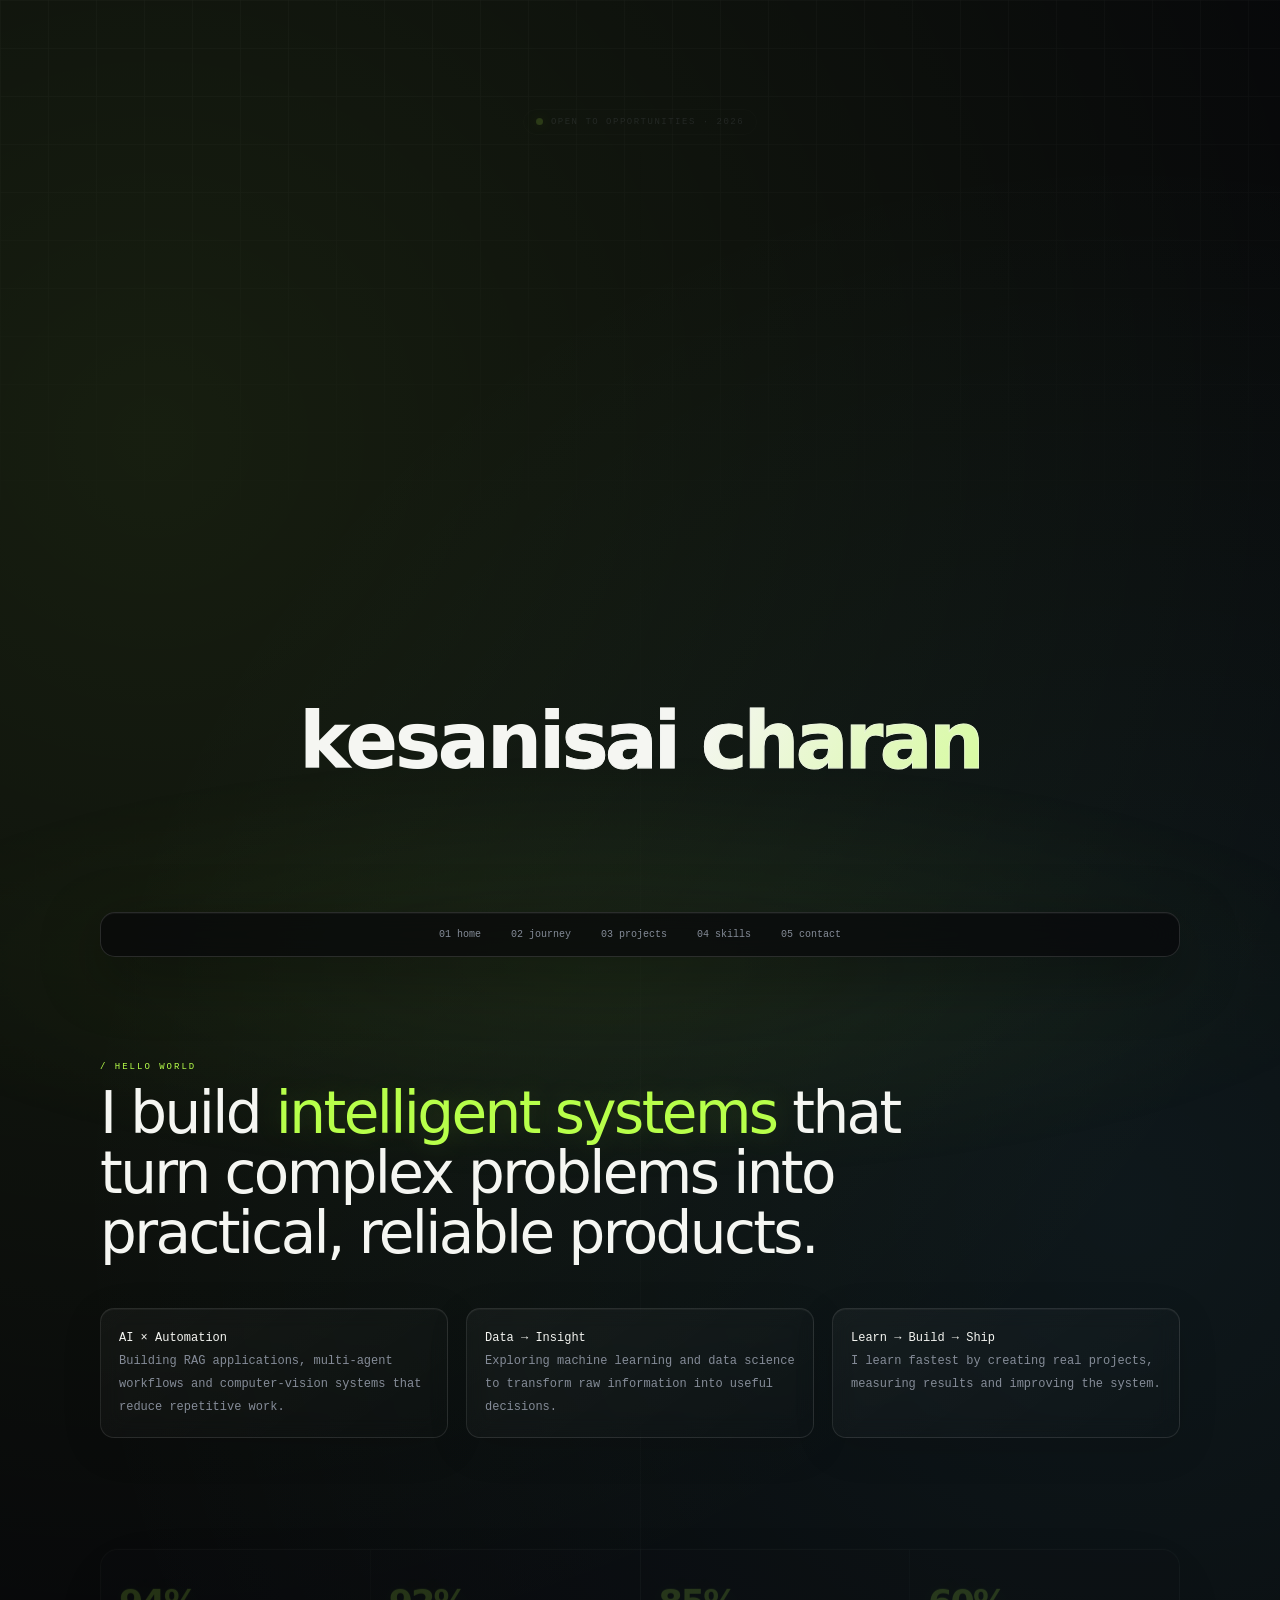
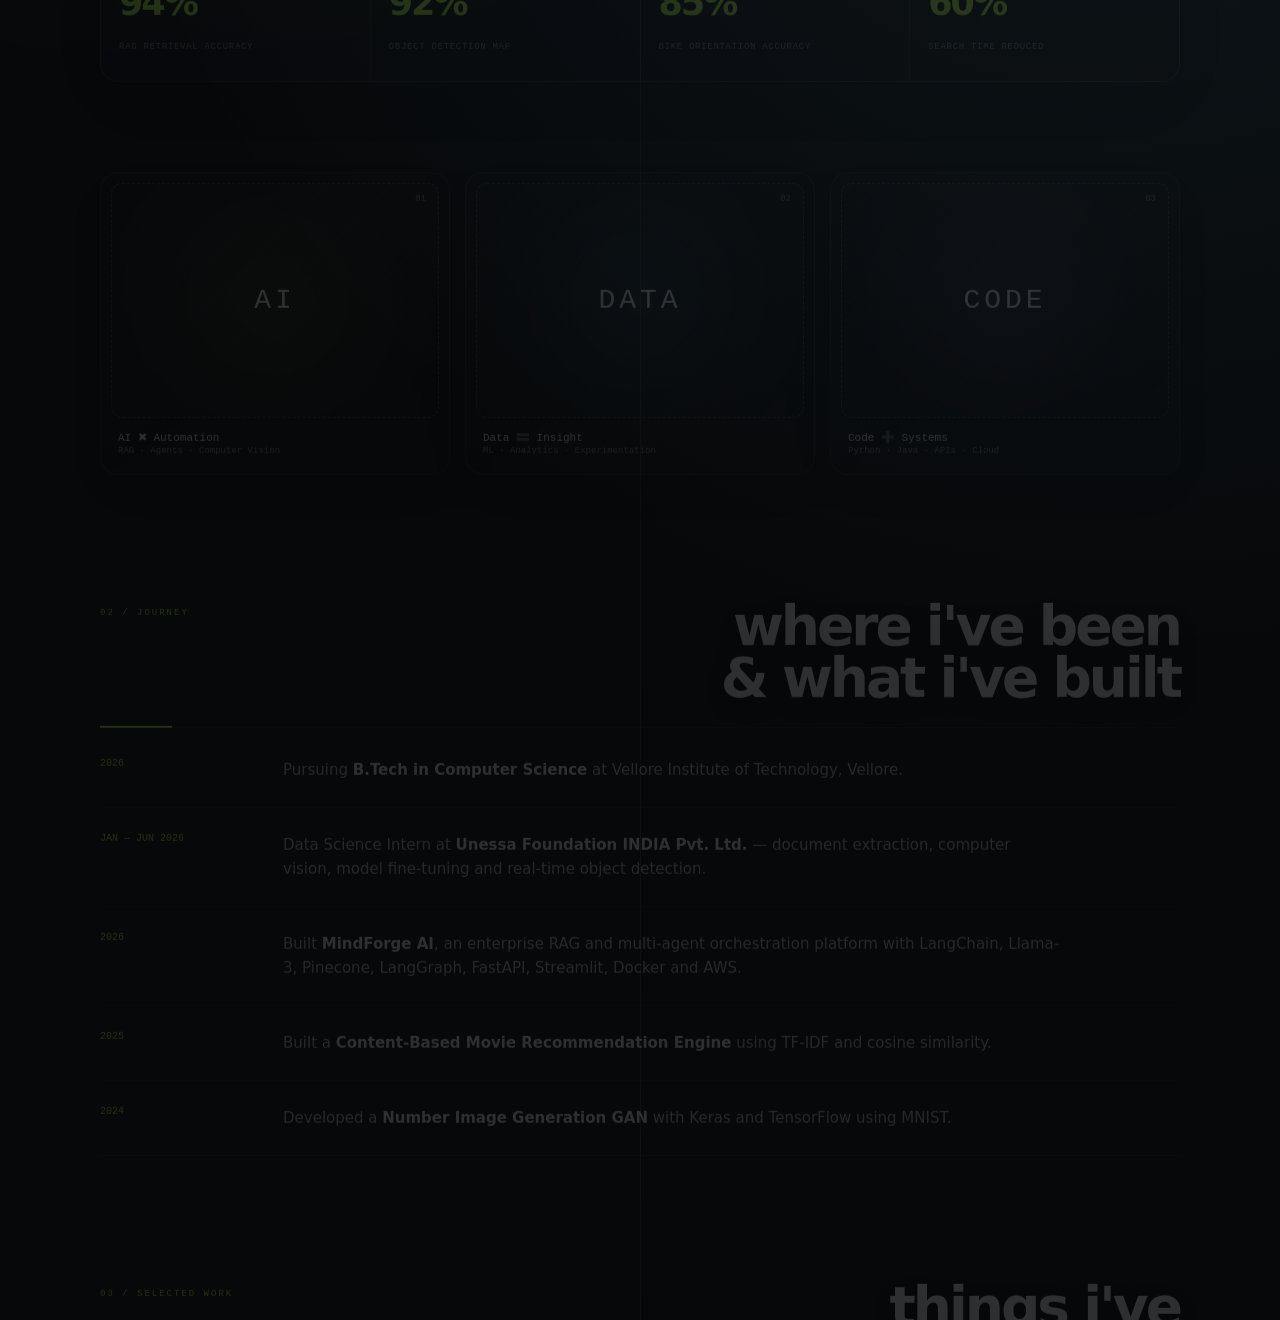
<file: index.html>
<!DOCTYPE html>
<html lang="en">
<head>
  <meta charset="UTF-8" />
  <meta name="viewport" content="width=device-width, initial-scale=1.0" />
  <meta http-equiv="refresh" content="0; url=portfolio.html" />
  <title>Kesani Sai Charan | Portfolio</title>
</head>
<body>
  <p>Redirecting to <a href="portfolio.html">Kesani Sai Charan's portfolio</a>…</p>
</body>
</html>
</file>
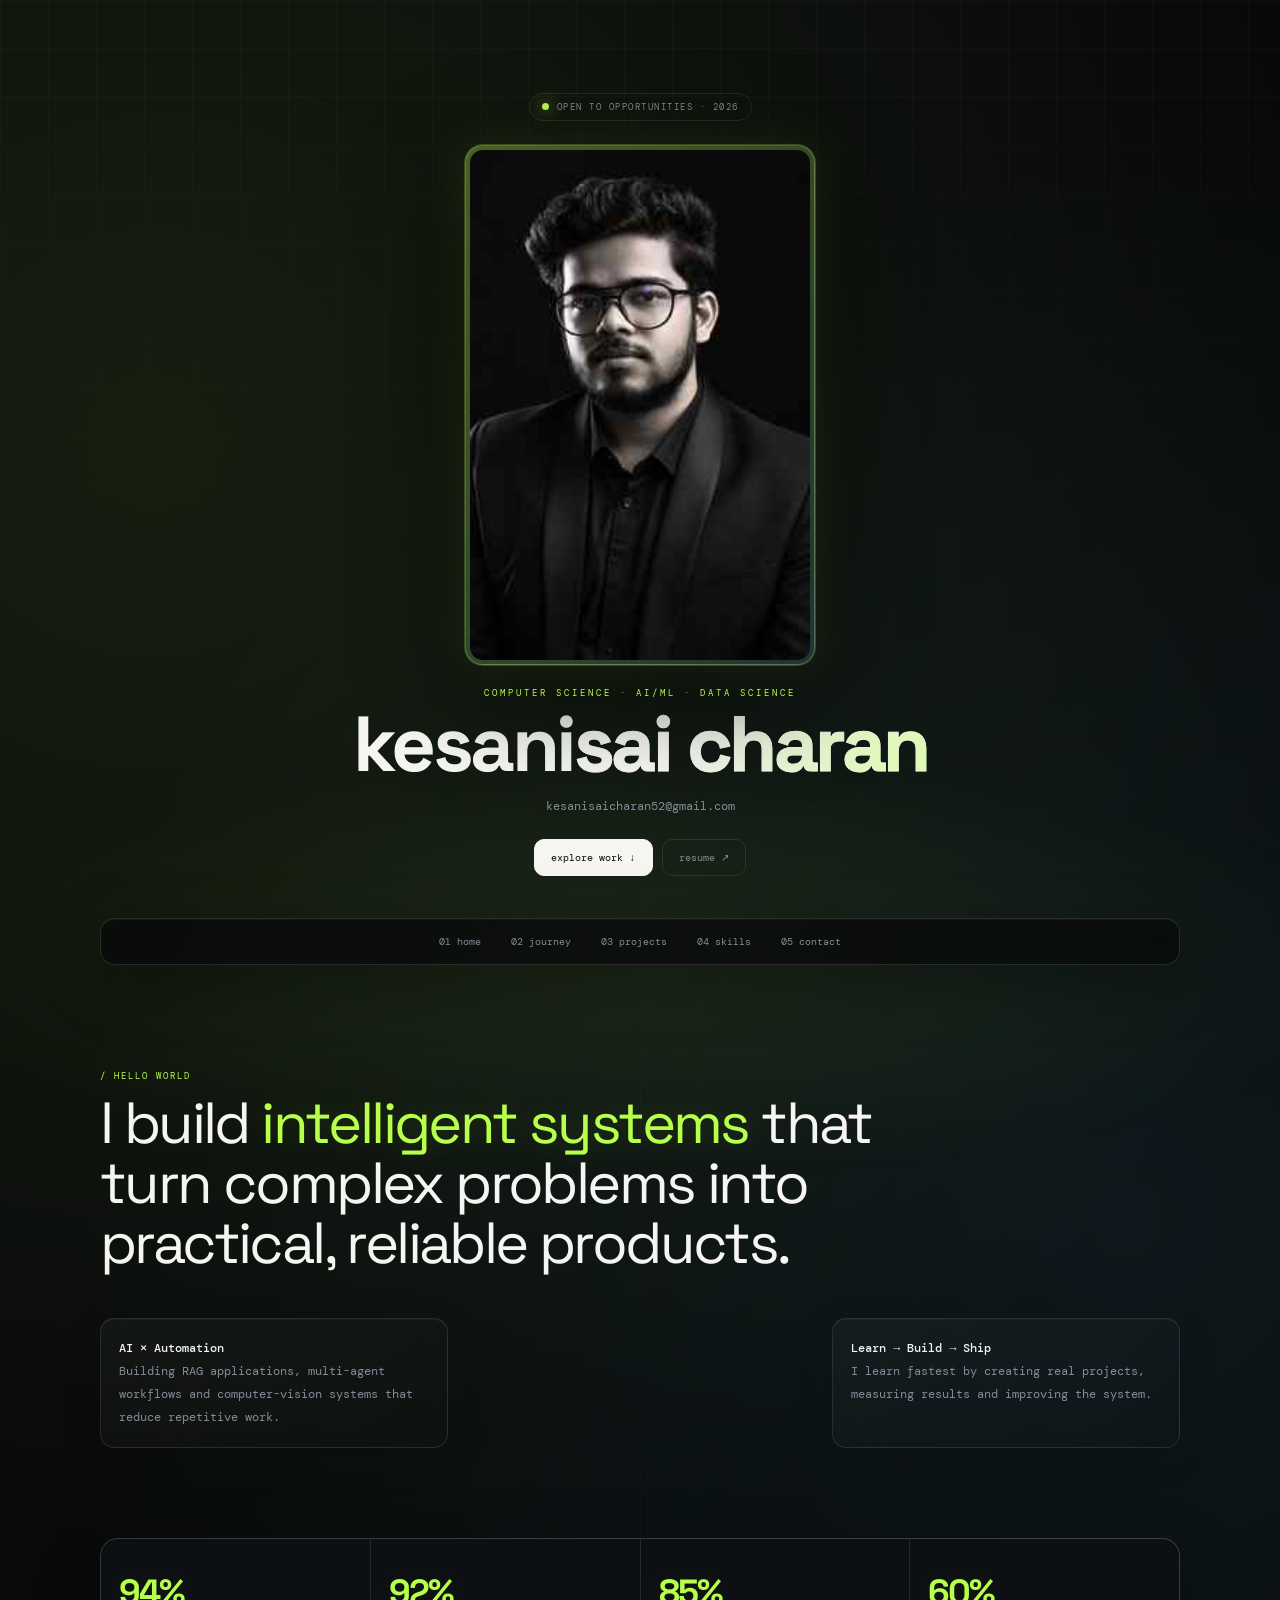
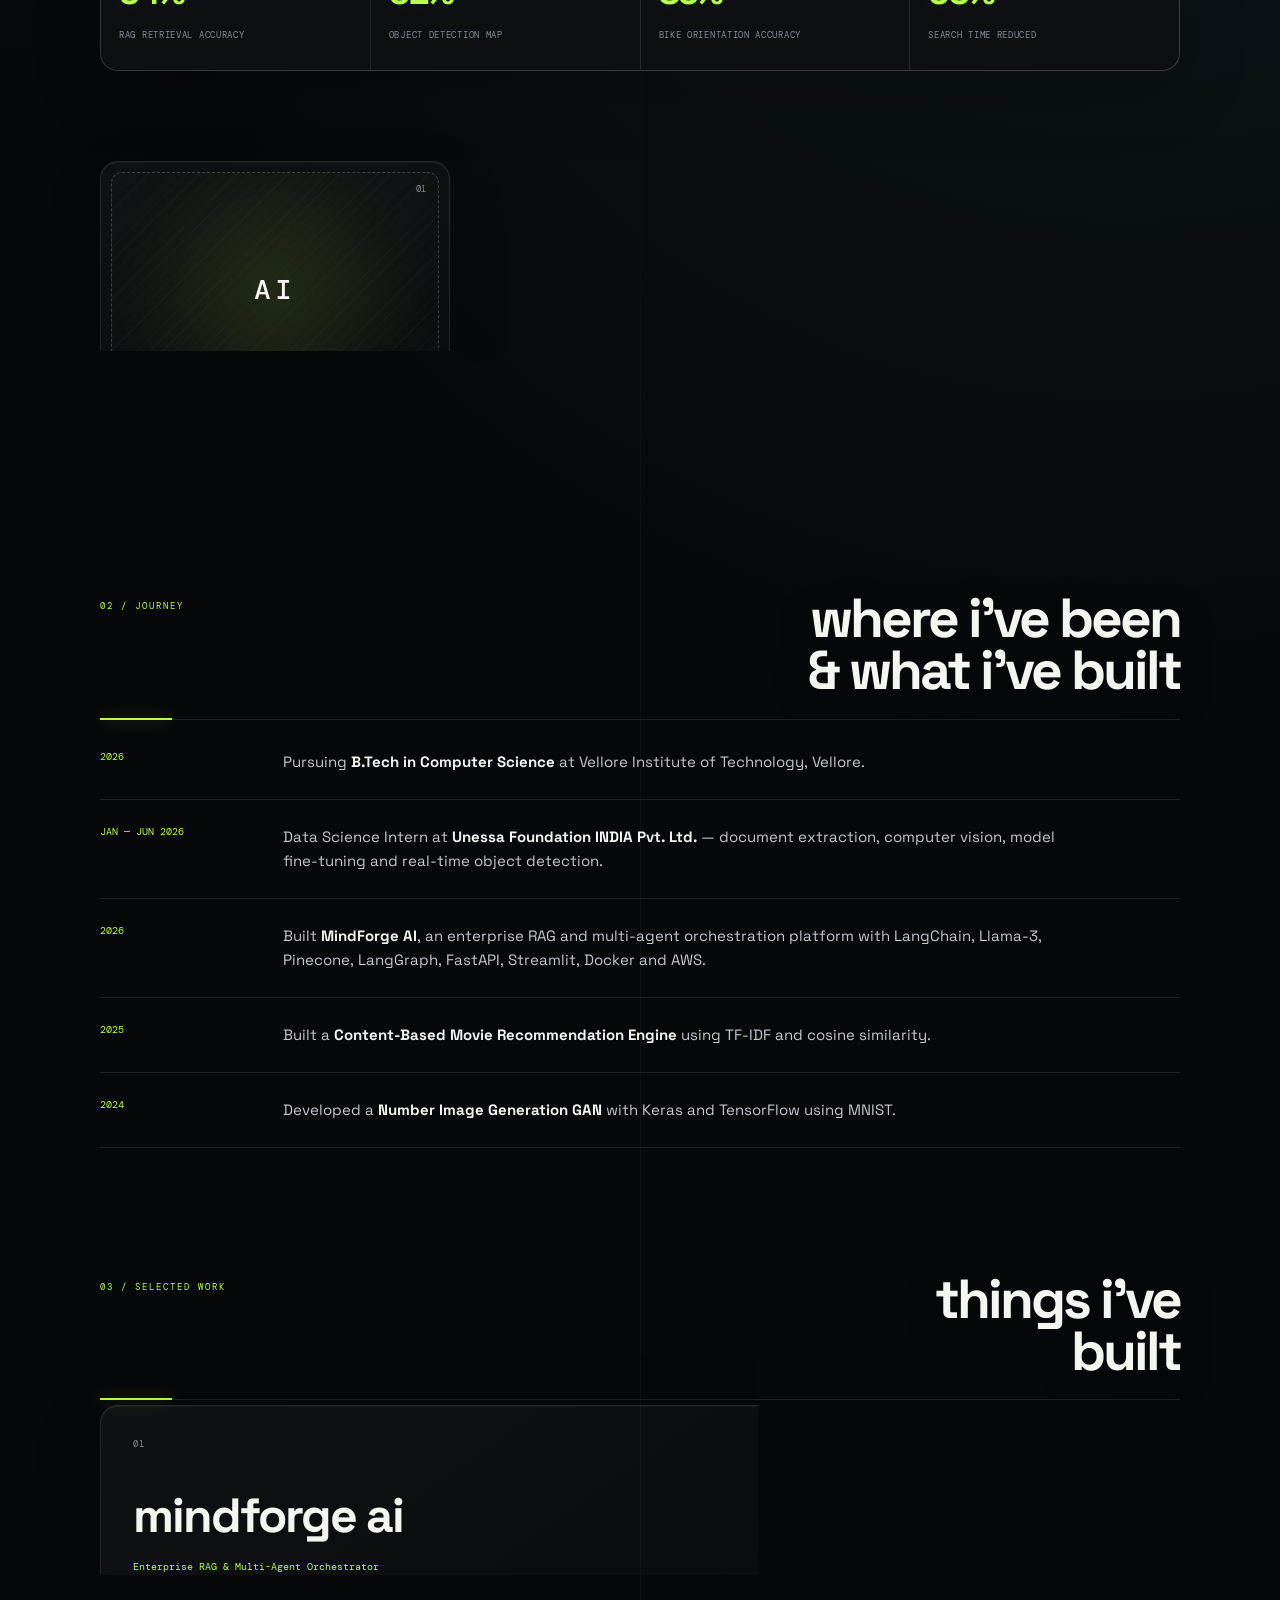
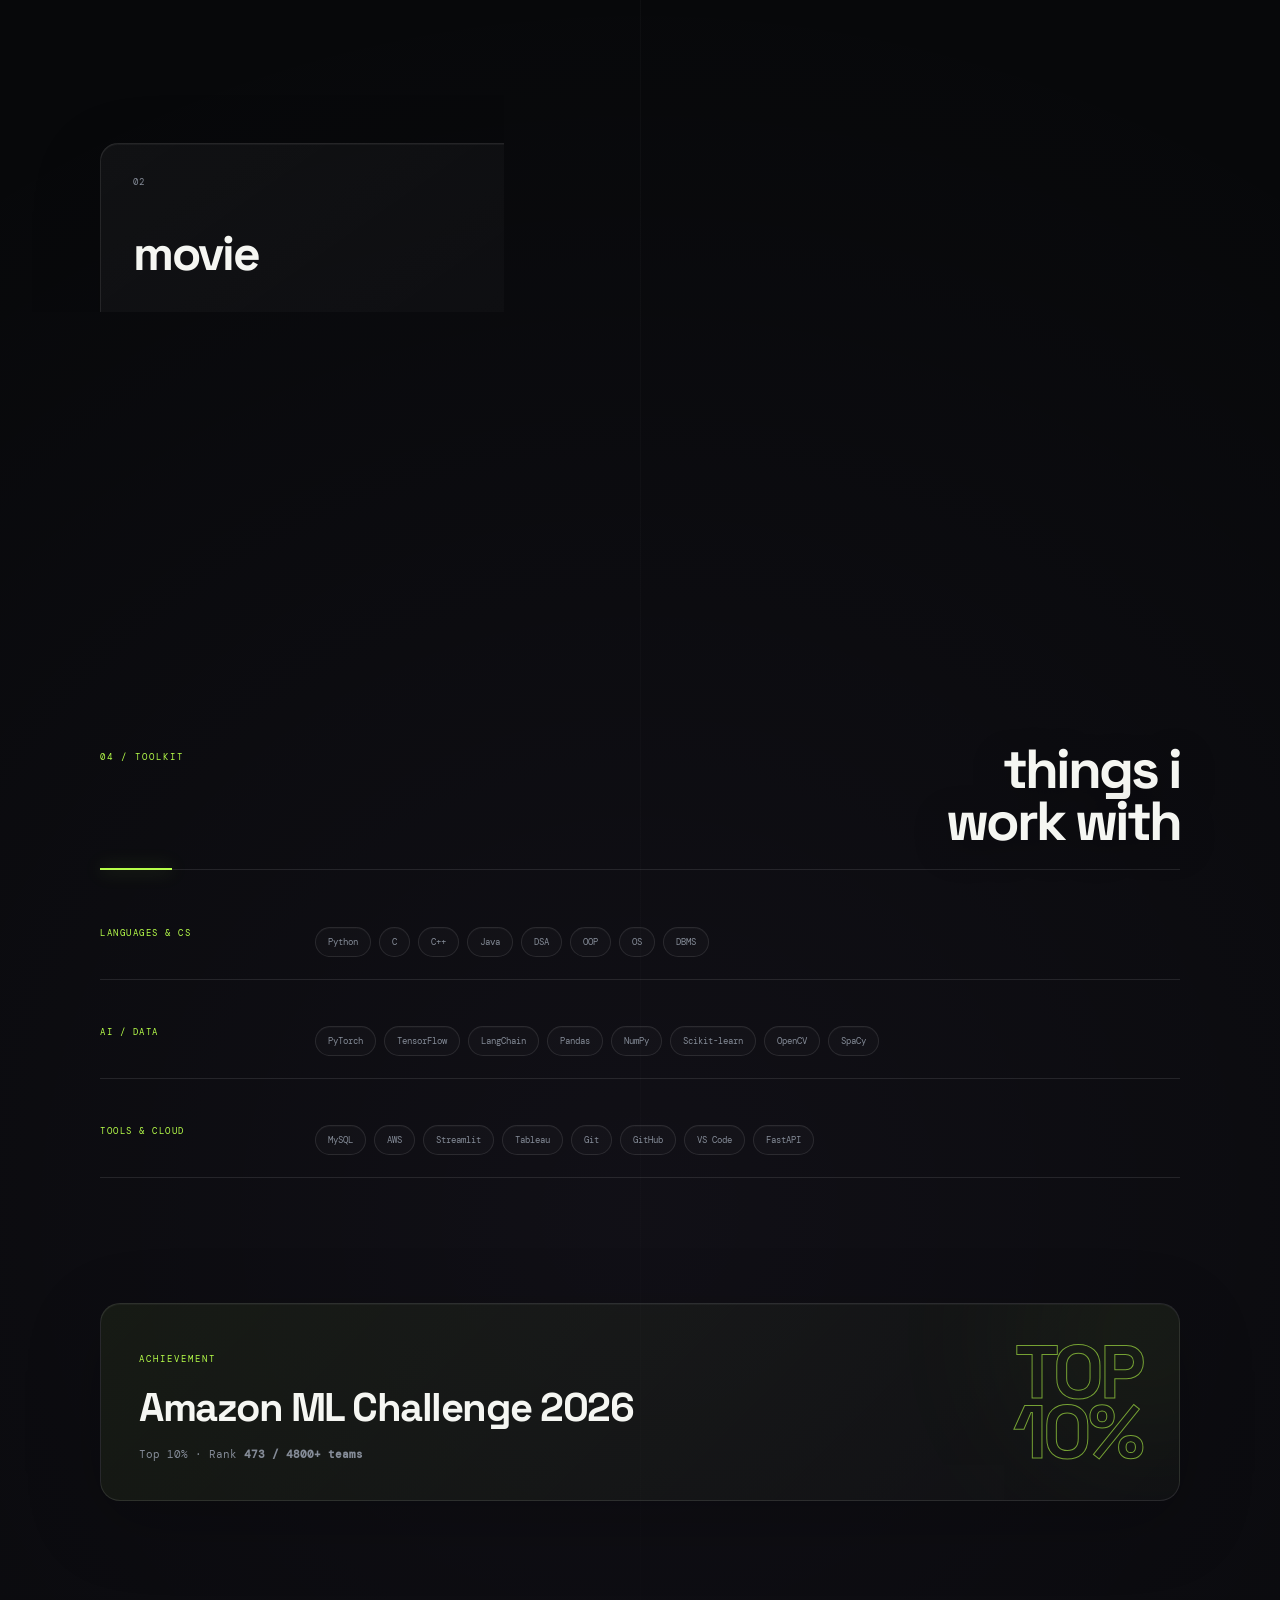
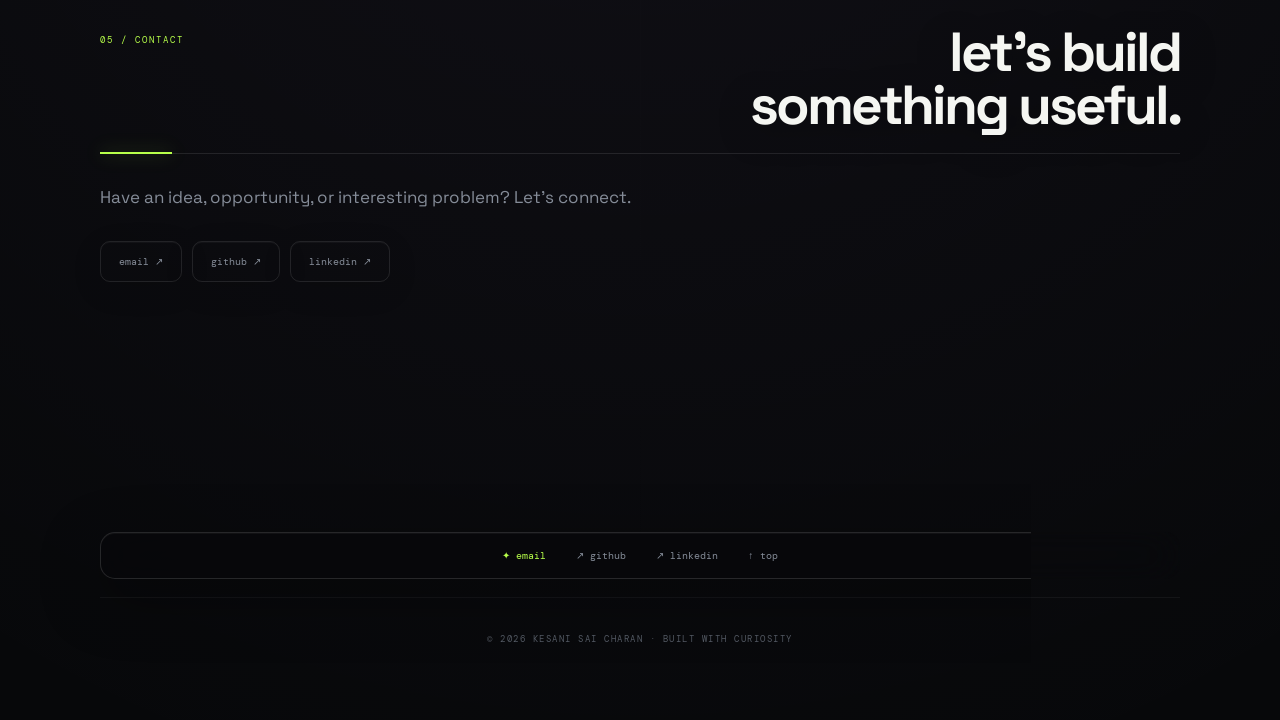
<file: portfolio.html>
<!DOCTYPE html>
<html lang="en">
<head>
<meta charset="UTF-8"><meta name="viewport" content="width=device-width, initial-scale=1.0"><meta name="description" content="Kesani Sai Charan — Computer Science, AI/ML and Data Science portfolio."><title>Kesani Sai Charan — AI/ML & Data Science Portfolio</title><link rel="stylesheet" href="css/style.css?v=20260920-2">
</head>
<body><div class="container" id="top">
<header>
  <div class="status"><i></i> OPEN TO OPPORTUNITIES · 2026</div>
  <img class="portrait" src="profile.jpg?v=20260920-3" alt="Kesani Sai Charan" style="width:min(350px,90vw)!important;height:auto!important;max-height:none!important;aspect-ratio:auto!important;object-fit:contain!important;object-position:center;display:block;margin:0 auto 22px;padding:4px">
  <p class="eyebrow">computer science · ai/ml · data science</p>
  <h1>kesani<br><span>sai charan</span></h1>
  <h2><a href="mailto:kesanisaicharan52@gmail.com">kesanisaicharan52@gmail.com</a></h2>
  <div class="hero-actions"><a href="#projects">explore work ↓</a><a href="resume.pdf">resume ↗</a></div>
</header>
<nav class="top-nav"><a href="#top">01 home</a><a href="#journey">02 journey</a><a href="#projects">03 projects</a><a href="#skills">04 skills</a><a href="#contact">05 contact</a></nav>
<main>
<section id="intro" class="hero-copy"><p class="section-kicker">/ HELLO WORLD</p><p class="general">I build <em>intelligent systems</em> that turn complex problems into practical, reliable products.</p><div class="intro-grid"><p class="d1"><b>AI × Automation</b><br>Building RAG applications, multi-agent workflows and computer-vision systems that reduce repetitive work.</p><p class="d2"><b>Data → Insight</b><br>Exploring machine learning and data science to transform raw information into useful decisions.</p><p class="d3"><b>Learn → Build → Ship</b><br>I learn fastest by creating real projects, measuring results and improving the system.</p></div></section>
<section class="stats" aria-label="portfolio highlights"><article><strong>94%</strong><span>RAG retrieval accuracy</span></article><article><strong>92%</strong><span>object detection mAP</span></article><article><strong>85%</strong><span>bike orientation accuracy</span></article><article><strong>60%</strong><span>search time reduced</span></article></section>
<section id="forge" class="visual-grid"><article><div class="art art-ai"><span>AI</span><small>01</small></div><b>AI ✖ Automation</b><p>RAG · Agents · Computer Vision</p></article><article><div class="art art-data"><span>DATA</span><small>02</small></div><b>Data 🟰 Insight</b><p>ML · Analytics · Experimentation</p></article><article><div class="art art-code"><span>CODE</span><small>03</small></div><b>Code ➕ Systems</b><p>Python · Java · APIs · Cloud</p></article></section>
<section id="journey" class="section-block"><div class="section-head"><span>02 / JOURNEY</span><h2>where i've been<br>& what i've built</h2></div><div id="newsfeed"><div class="entry"><dt>2026</dt><dd>Pursuing <b>B.Tech in Computer Science</b> at Vellore Institute of Technology, Vellore.</dd></div><div class="entry"><dt>JAN — JUN 2026</dt><dd>Data Science Intern at <b>Unessa Foundation INDIA Pvt. Ltd.</b> — document extraction, computer vision, model fine-tuning and real-time object detection.</dd></div><div class="entry"><dt>2026</dt><dd>Built <b>MindForge AI</b>, an enterprise RAG and multi-agent orchestration platform with LangChain, Llama-3, Pinecone, LangGraph, FastAPI, Streamlit, Docker and AWS.</dd></div><div class="entry"><dt>2025</dt><dd>Built a <b>Content-Based Movie Recommendation Engine</b> using TF-IDF and cosine similarity.</dd></div><div class="entry"><dt>2024</dt><dd>Developed a <b>Number Image Generation GAN</b> with Keras and TensorFlow using MNIST.</dd></div></div></section>
<section id="projects" class="section-block"><div class="section-head"><span>03 / SELECTED WORK</span><h2>things i've<br>built</h2></div><div class="project-list"><article><a class="project-card featured" href="https://github.com/Kesanisaicharan/MindForgeAI" target="_blank"><div class="project-top"><span>01</span><span>FEATURED · ↗</span></div><h3>mindforge AI</h3><h2>Enterprise RAG & Multi-Agent Orchestrator</h2><p>Retrieval-augmented AI platform using LangChain, Llama-3 and Pinecone, with LangGraph agents for research and code-execution workflows.</p><div class="project-meta">Python · LangChain · LangGraph · Pinecone · FastAPI · AWS</div></a></article><article><a class="project-card" href="https://github.com/Kesanisaicharan/Content_based_Recommendation_System" target="_blank"><div class="project-top"><span>02</span><span>ML · ↗</span></div><h3>movie recommendation engine</h3><h2>Content-Based Recommendation System</h2><p>Movie metadata represented with TF-IDF and ranked using cosine similarity to generate relevant recommendations.</p><div class="project-meta">Python · Pandas · NumPy · Scikit-learn</div></a></article><article><a class="project-card" href="https://github.com/Kesanisaicharan/-Generative-Adversarial-Network" target="_blank"><div class="project-top"><span>03</span><span>GEN AI · ↗</span></div><h3>number image GAN</h3><h2>Generative Model for Handwritten Digits</h2><p>A generator-discriminator architecture trained on MNIST to synthesize handwritten digit images.</p><div class="project-meta">Python · TensorFlow · Keras · Matplotlib</div></a></article></div></section>
<section id="skills" class="section-block"><div class="section-head"><span>04 / TOOLKIT</span><h2>things i<br>work with</h2></div><div class="skill-groups"><div><label>LANGUAGES & CS</label><div class="skill-list"><span>Python</span><span>C</span><span>C++</span><span>Java</span><span>DSA</span><span>OOP</span><span>OS</span><span>DBMS</span></div></div><div><label>AI / DATA</label><div class="skill-list"><span>PyTorch</span><span>TensorFlow</span><span>LangChain</span><span>Pandas</span><span>NumPy</span><span>Scikit-learn</span><span>OpenCV</span><span>SpaCy</span></div></div><div><label>TOOLS & CLOUD</label><div class="skill-list"><span>MySQL</span><span>AWS</span><span>Streamlit</span><span>Tableau</span><span>Git</span><span>GitHub</span><span>VS Code</span><span>FastAPI</span></div></div></div></section>
<section class="achievement"><div><span>ACHIEVEMENT</span><h2>Amazon ML Challenge 2026</h2><p>Top 10% · Rank <b>473 / 4800+ teams</b></p></div><strong>TOP<br>10%</strong></section>
<section id="contact" class="section-block contact-section"><div class="section-head"><span>05 / CONTACT</span><h2>let's build<br>something useful.</h2></div><p class="contact-copy">Have an idea, opportunity, or interesting problem? Let's connect.</p><div class="contact-box"><a href="mailto:kesanisaicharan52@gmail.com">email ↗</a><a href="https://github.com/Kesanisaicharan" target="_blank">github ↗</a><a href="https://www.linkedin.com/in/kesani-sai-charan-28a70328/" target="_blank">linkedin ↗</a></div></section>
</main><nav class="bottom"><a href="mailto:kesanisaicharan52@gmail.com">✦ email</a><a href="https://github.com/Kesanisaicharan" target="_blank">↗ github</a><a href="https://www.linkedin.com/in/kesani-sai-charan-28a70328/" target="_blank">↗ linkedin</a><a href="#top">↑ top</a></nav><footer><p>© 2026 KESANI SAI CHARAN · BUILT WITH CURIOSITY</p></footer></div></body></html>
</file>
<file: css/style.css>
@import url('base.css');

/* Portfolio hero refinements */
.portrait{width:190px;height:190px;border-radius:18px;padding:4px;object-fit:cover;object-position:center;box-shadow:0 0 0 1px rgba(183,255,74,.22),0 0 45px rgba(183,255,74,.10),0 25px 100px rgba(0,0,0,.65)}
.portrait:hover{transform:scale(1.02);box-shadow:0 0 0 1px rgba(183,255,74,.35),0 0 55px rgba(183,255,74,.16),0 30px 110px rgba(0,0,0,.7)}
header h1{white-space:nowrap;font-size:clamp(31px,7vw,78px);letter-spacing:-3.5px}
header h1 br{display:none}
@media(max-width:760px){.portrait{width:145px;height:145px;border-radius:16px}.portrait:hover{transform:none}header h1{font-size:clamp(28px,8.5vw,54px);letter-spacing:-2.5px;white-space:nowrap}}
@media(max-width:430px){.portrait{width:130px;height:130px}header h1{font-size:31px;letter-spacing:-2.2px}}
</file>
